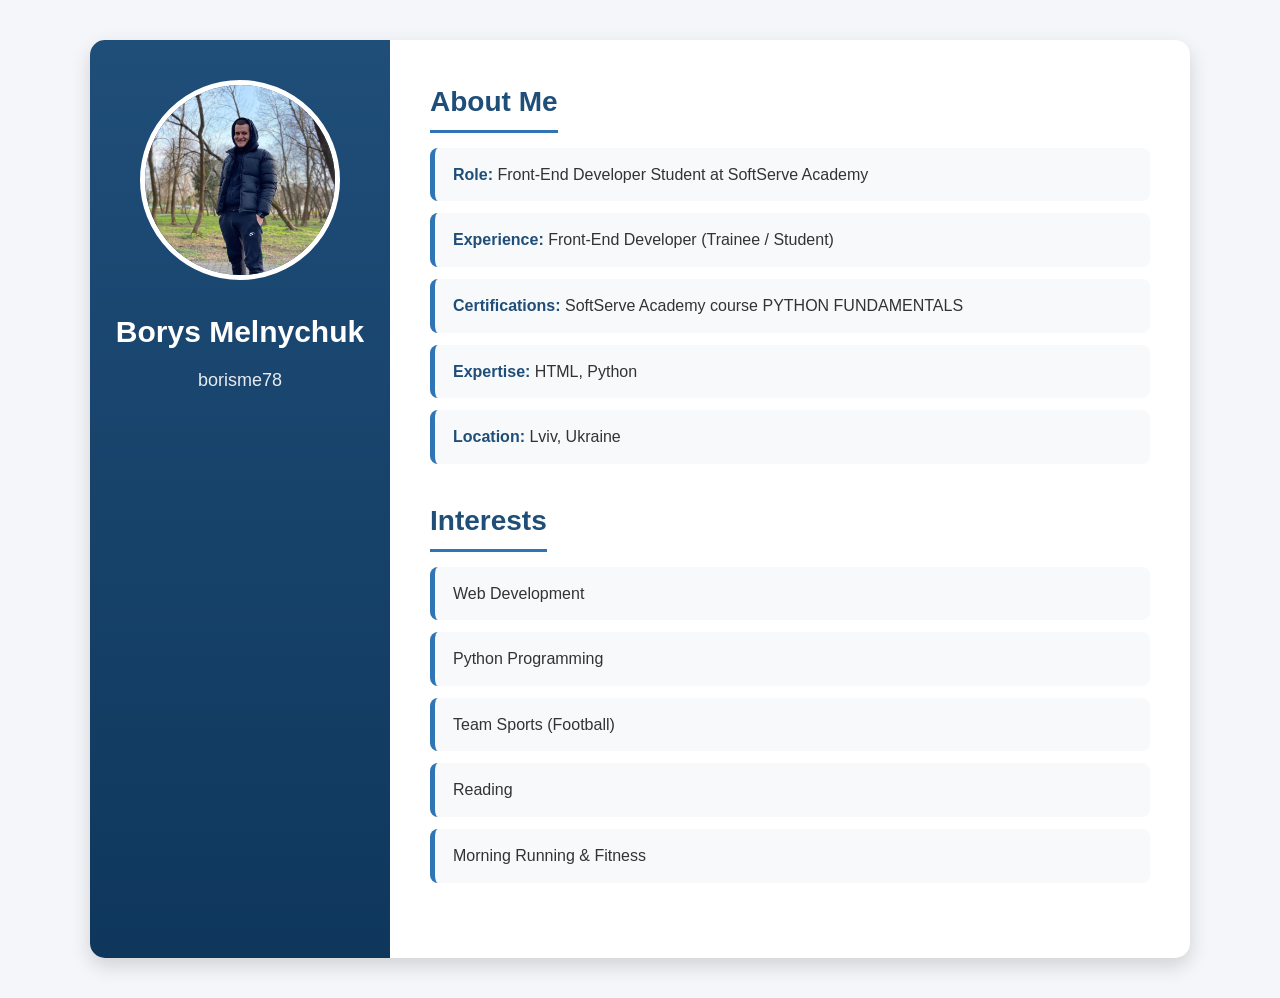
<file: index.html>
<!DOCTYPE html>
<html lang="en">
  <head>
    <meta charset="UTF-8" />
    <meta name="viewport" content="width=device-width, initial-scale=1.0" />
    <title>Borys Melnychuk | Profile</title>
    <link rel="stylesheet" href="style.css">
  </head>
  <body>
    <div>
      <aside>
        <div>
          <img src="img1.jpg" alt="Profile Photo" width="200" height="200" />
        </div>

        <div>
          <h1>Borys Melnychuk</h1>
          <p>borisme78</p>
        </div>
      </aside>

      <main>
        <section>
          <h3>About Me</h3>
          <ul>
            <li>
              <strong>Role:</strong> Front-End Developer Student at SoftServe
              Academy
            </li>
            <li>
              <strong>Experience:</strong> Front-End Developer (Trainee /
              Student)
            </li>
            <li>
              <strong>Certifications:</strong> SoftServe Academy course PYTHON
              FUNDAMENTALS
            </li>
            <li><strong>Expertise:</strong> HTML, Python</li>
            <li><strong>Location:</strong> Lviv, Ukraine</li>
          </ul>
        </section>
        <section>
          <h3>Interests</h3>
          <ul>
            <li>Web Development</li>
            <li>Python Programming</li>
            <li>Team Sports (Football)</li>
            <li>Reading</li>
            <li>Morning Running & Fitness</li>
          </ul>
        </section>
      </main>
    </div>
  </body>
</html>
</file>
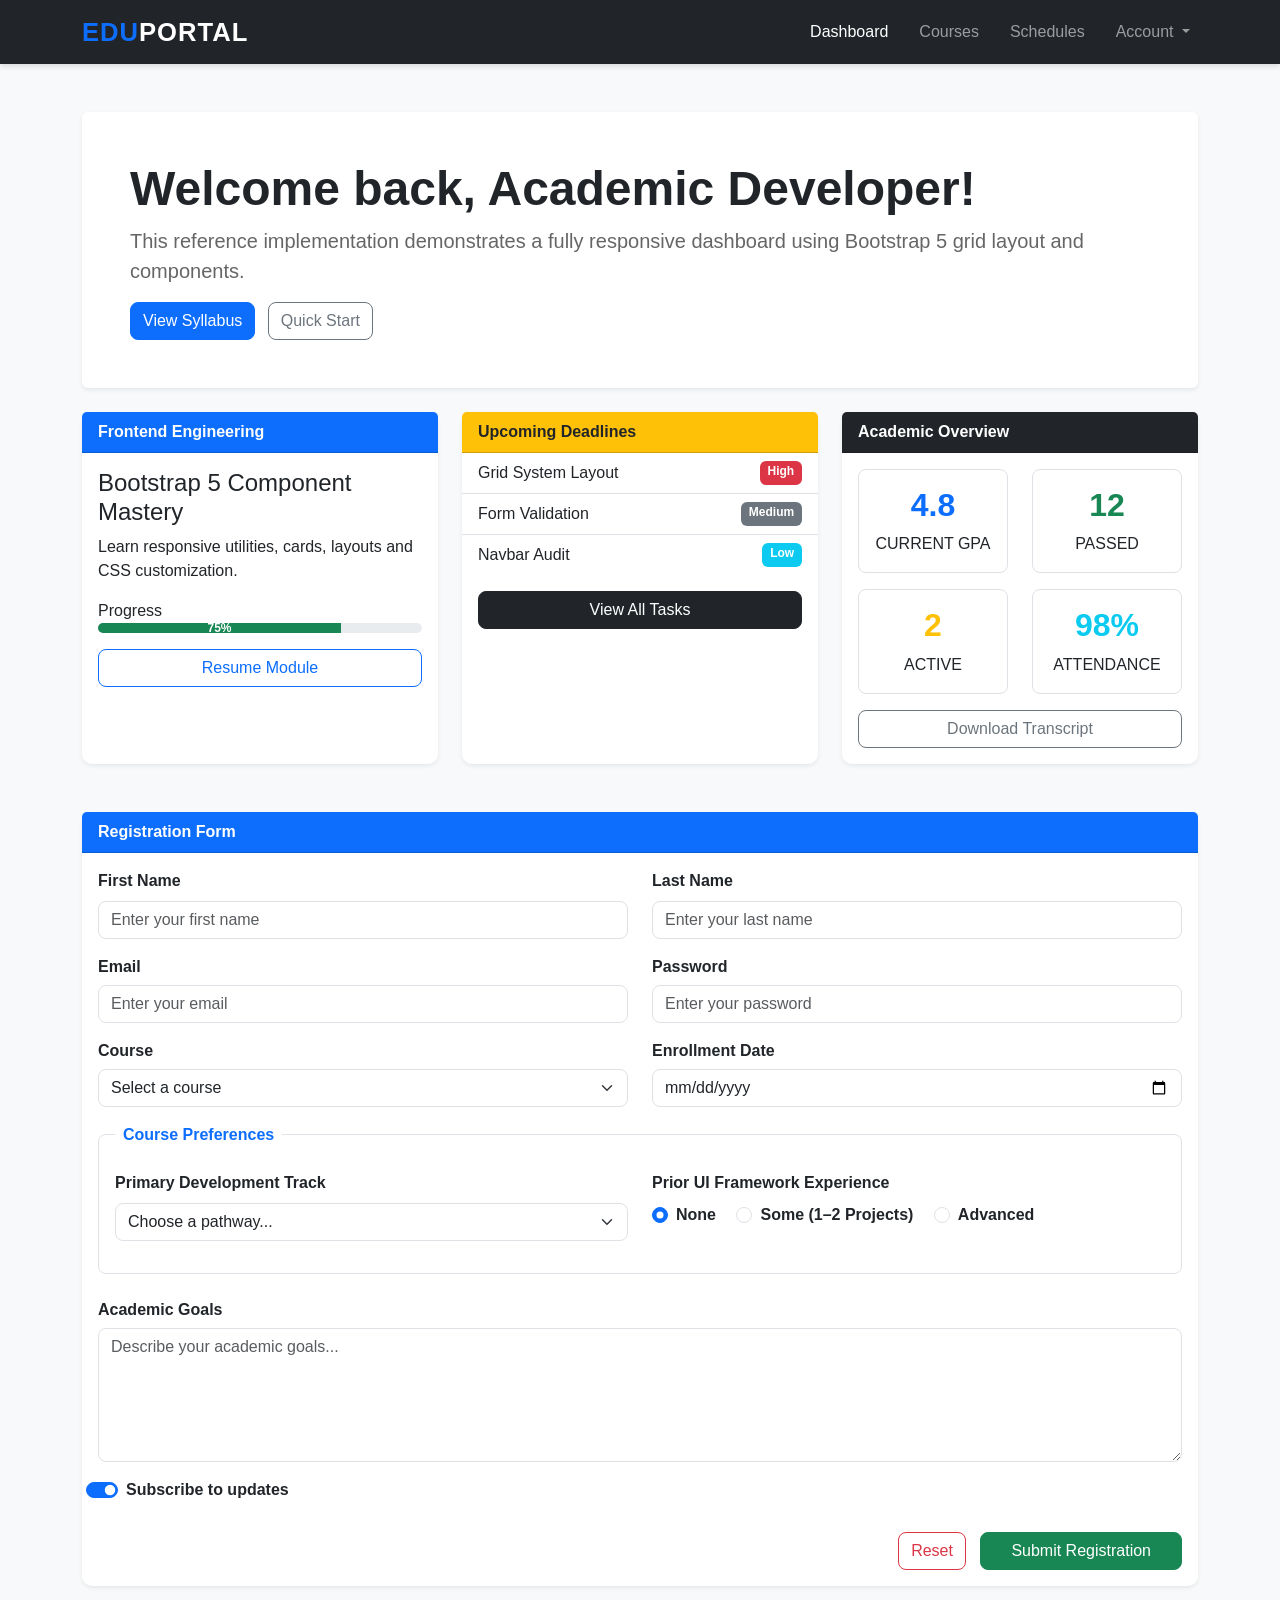
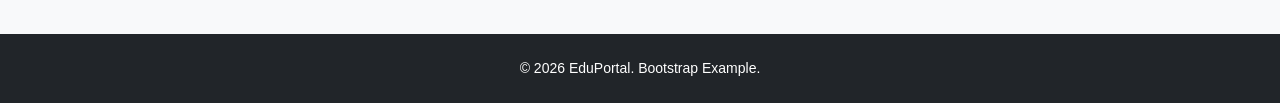
<file: Bootstrap/index.html>
<!doctype html>
<html lang="en">
  <head>
    <meta charset="UTF-8" />
    <meta name="viewport" content="width=device-width, initial-scale=1.0" />
    <title>EduPortal</title>

    <link
      href="https://cdn.jsdelivr.net/npm/bootstrap@5.3.3/dist/css/bootstrap.min.css"
      rel="stylesheet"
    />
    <link rel="stylesheet" href="style.css" />
  </head>

  
  <body class="bg-light">
    <!-- NAVBAR -->

    <nav class="navbar navbar-expand-lg navbar-dark bg-dark">
      <div class="container">
        <a class="navbar-brand fw-bold" href="#">
          <span class="text-primary">EDU</span>PORTAL
        </a>

        <button
          class="navbar-toggler"
          data-bs-toggle="collapse"
          data-bs-target="#menu"
        >
          <span class="navbar-toggler-icon"></span>
        </button>

        <div class="collapse navbar-collapse" id="menu">
          <ul class="navbar-nav ms-auto">
            <li class="nav-item">
              <a class="nav-link active" href="#">Dashboard</a>
            </li>

            <li class="nav-item">
              <a class="nav-link" href="#">Courses</a>
            </li>

            <li class="nav-item">
              <a class="nav-link" href="#">Schedules</a>
            </li>

            <li class="nav-item dropdown">
              <a
                class="nav-link dropdown-toggle"
                data-bs-toggle="dropdown"
                href="#"
              >
                Account
              </a>

              <ul class="dropdown-menu">
                <li><a class="dropdown-item" href="#">My Profile</a></li>
                <li><a class="dropdown-item" href="#">Settings</a></li>

                <li>
                  <hr class="dropdown-divider" />
                </li>

                <li>
                  <a class="dropdown-item text-danger" href="#"> Logout </a>
                </li>
              </ul>
            </li>
          </ul>
        </div>
      </div>
    </nav>

    <!-- HERO -->

    <section class="container mt-5">
      <div class="p-5 bg-white rounded shadow-sm">
        <h1 class="display-5 fw-bold">Welcome back, Academic Developer!</h1>

        <p class="lead">
          This reference implementation demonstrates a fully responsive
          dashboard using Bootstrap 5 grid layout and components.
        </p>

        <button class="btn btn-primary me-2">View Syllabus</button>

        <button class="btn btn-outline-secondary">Quick Start</button>
      </div>
    </section>

    <!-- CARDS -->

    <section class="container mt-4">
      <div class="row g-4">
        <!-- CARD 1 -->

        <div class="col-lg-4">
          <div class="card h-100 shadow-sm">
            <div class="card-header bg-primary text-white fw-bold">
              Frontend Engineering
            </div>

            <div class="card-body">
              <h4>Bootstrap 5 Component Mastery</h4>

              <p>
                Learn responsive utilities, cards, layouts and CSS
                customization.
              </p>

              <label>Progress</label>

              <div class="progress mb-3">
                <div class="progress-bar bg-success" style="width: 75%">
                  75%
                </div>
              </div>

              <button class="btn btn-outline-primary w-100">
                Resume Module
              </button>
            </div>
          </div>
        </div>

        <!-- CARD 2 -->

        <div class="col-lg-4">
          <div class="card h-100 shadow-sm">
            <div class="card-header bg-warning fw-bold">Upcoming Deadlines</div>

            <ul class="list-group list-group-flush">
              <li class="list-group-item d-flex justify-content-between">
                Grid System Layout

                <span class="badge bg-danger"> High </span>
              </li>

              <li class="list-group-item d-flex justify-content-between">
                Form Validation

                <span class="badge bg-secondary"> Medium </span>
              </li>

              <li class="list-group-item d-flex justify-content-between">
                Navbar Audit

                <span class="badge bg-info"> Low </span>
              </li>
            </ul>

            <div class="card-body">
              <button class="btn btn-dark w-100">View All Tasks</button>
            </div>
          </div>
        </div>

        <!-- CARD 3 -->

        <div class="col-lg-4">
          <div class="card shadow-sm">
            <div class="card-header bg-dark text-white">Academic Overview</div>

            <div class="card-body">
              <div class="row text-center">
                <div class="col-6 mb-3">
                  <div class="border rounded p-3">
                    <h2 class="text-primary">4.8</h2>

                    CURRENT GPA
                  </div>
                </div>

                <div class="col-6 mb-3">
                  <div class="border rounded p-3">
                    <h2 class="text-success">12</h2>

                    PASSED
                  </div>
                </div>

                <div class="col-6">
                  <div class="border rounded p-3">
                    <h2 class="text-warning">2</h2>

                    ACTIVE
                  </div>
                </div>

                <div class="col-6">
                  <div class="border rounded p-3">
                    <h2 class="text-info">98%</h2>

                    ATTENDANCE
                  </div>
                </div>
              </div>

              <button class="btn btn-outline-secondary w-100 mt-3">
                Download Transcript
              </button>
            </div>
          </div>
        </div>
      </div>
    </section>

    <!-- FORM -->

    <section class="container mt-5">
      <div class="card shadow-sm">
        <div class="card-header bg-primary text-white">Registration Form</div>

        <div class="card-body">
          <form>
            <div class="row">
              <div class="col-md-6 mb-3">
                <label class="form-label"> First Name </label>

                <input
                  type="text"
                  class="form-control"
                  placeholder="Enter your first name"
                />
              </div>

              <div class="col-md-6 mb-3">
                <label class="form-label"> Last Name </label>

                <input
                  type="text"
                  class="form-control"
                  placeholder="Enter your last name"
                />
              </div>

              <div class="col-md-6 mb-3">
                <label>Email</label>

                <input
                  type="email"
                  class="form-control"
                  placeholder="Enter your email"
                />
              </div>

              <div class="col-md-6 mb-3">
                <label>Password</label>

                <input
                  type="password"
                  class="form-control"
                  placeholder="Enter your password"
                />
              </div>

              <div class="col-md-6 mb-3">
                <label>Course</label>

                <select class="form-select">
                  <option selected disabled>Select a course</option>
                  <option>Frontend</option>
                  <option>Backend</option>
                  <option>Full Stack</option>
                </select>
              </div>

              <div class="col-md-6 mb-3">
                <label>Enrollment Date</label>

                <input type="date" class="form-control" />
              </div>

              <div class="col-12 mb-4">
                <fieldset class="border rounded p-3">
                  <legend
                    class="float-none w-auto px-2 text-primary fw-bold fs-6"
                  >
                    Course Preferences
                  </legend>

                  <div class="row">
                    <div class="col-md-6 mb-3">
                      <label class="form-label">
                        Primary Development Track
                      </label>

                      <select class="form-select">
                        <option selected disabled>Choose a pathway...</option>
                        <option>Frontend Development</option>
                        <option>Backend Development</option>
                        <option>Full Stack Development</option>
                      </select>
                    </div>

                    <div class="col-md-6 mb-3">
                      <label class="form-label d-block">
                        Prior UI Framework Experience
                      </label>

                      <div class="form-check form-check-inline">
                        <input
                          class="form-check-input"
                          type="radio"
                          name="experience"
                          checked
                        />
                        <label class="form-check-label">None</label>
                      </div>

                      <div class="form-check form-check-inline">
                        <input
                          class="form-check-input"
                          type="radio"
                          name="experience"
                        />
                        <label class="form-check-label"
                          >Some (1–2 Projects)</label
                        >
                      </div>

                      <div class="form-check form-check-inline">
                        <input
                          class="form-check-input"
                          type="radio"
                          name="experience"
                        />
                        <label class="form-check-label">Advanced</label>
                      </div>
                    </div>
                  </div>
                </fieldset>
              </div>

              <div class="mb-3">
                <label> Academic Goals </label>

                <textarea
                  class="form-control"
                  rows="5"
                  placeholder="Describe your academic goals..."
                ></textarea>
              </div>

              <div class="form-check form-switch mb-4">
                <input class="form-check-input" type="checkbox" checked />

                <label class="form-check-label"> Subscribe to updates </label>
              </div>

              <div class="text-end">
                <button type="reset" class="btn btn-outline-danger">
                  Reset
                </button>

                <button class="btn btn-success">Submit Registration</button>
              </div>
            </div>
          </form>
        </div>
      </div>
    </section>

    <footer class="bg-dark text-center text-white mt-5 py-4">
      © 2026 EduPortal. Bootstrap Example.
    </footer>

    <script src="https://cdn.jsdelivr.net/npm/bootstrap@5.3.3/dist/js/bootstrap.bundle.min.js"></script>
  </body>
</html>
</file>
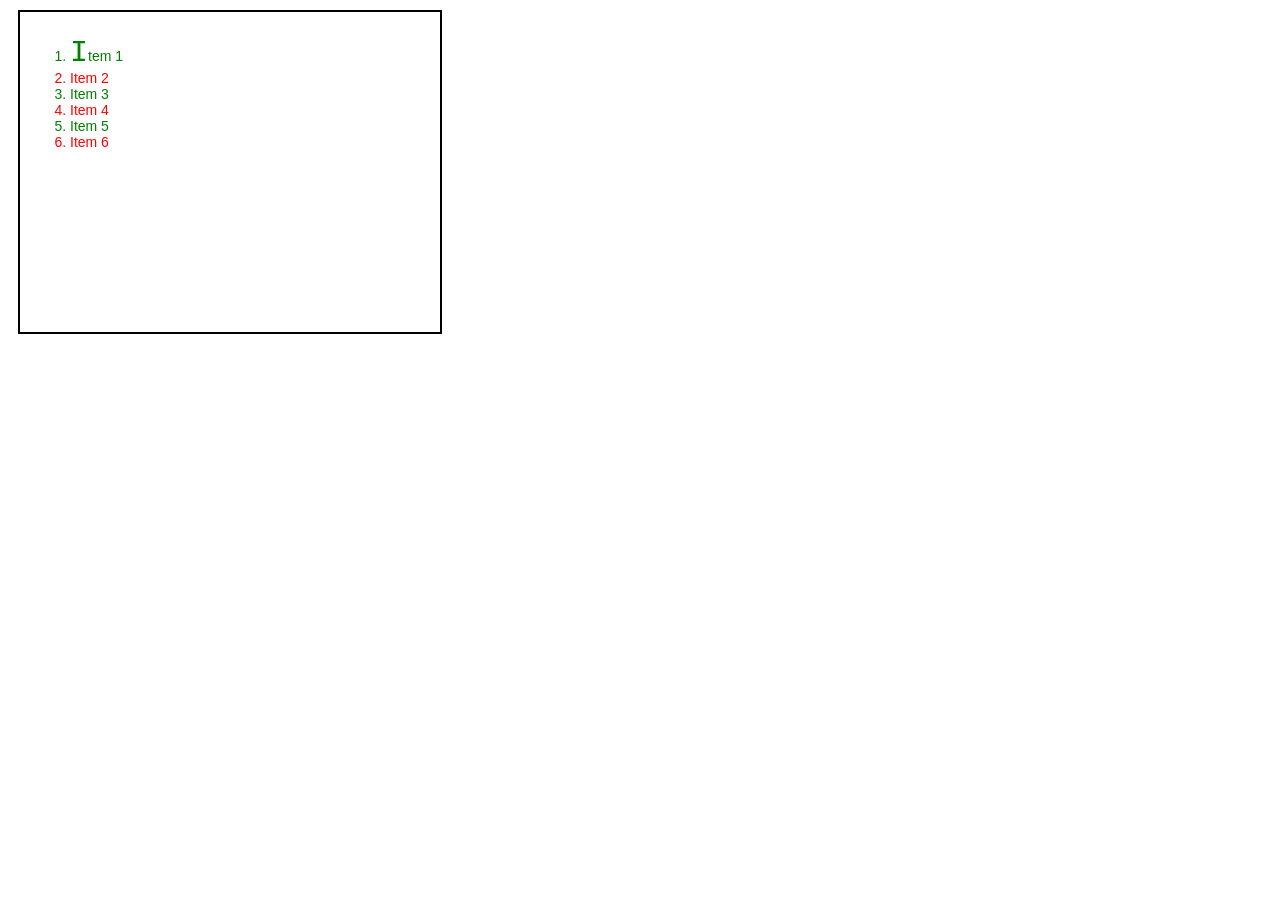
<file: CSS-1HW/index.html>
<!DOCTYPE html>
<html lang="en">
<head>
    <meta charset="UTF-8">
    <meta name="viewport" content="width=device-width, initial-scale=1.0">
    <title>Document</title>
    <link rel="stylesheet" href="style.css">
</head>
<body>
    <section>
        <ol>
            <li>Item 1</li>
            <li>Item 2</li>
            <li>Item 3</li>
            <li>Item 4</li>
            <li>Item 5</li>
            <li>Item 6</li>
        </ol>        
    </section>

    
</body>
</html>
</file>
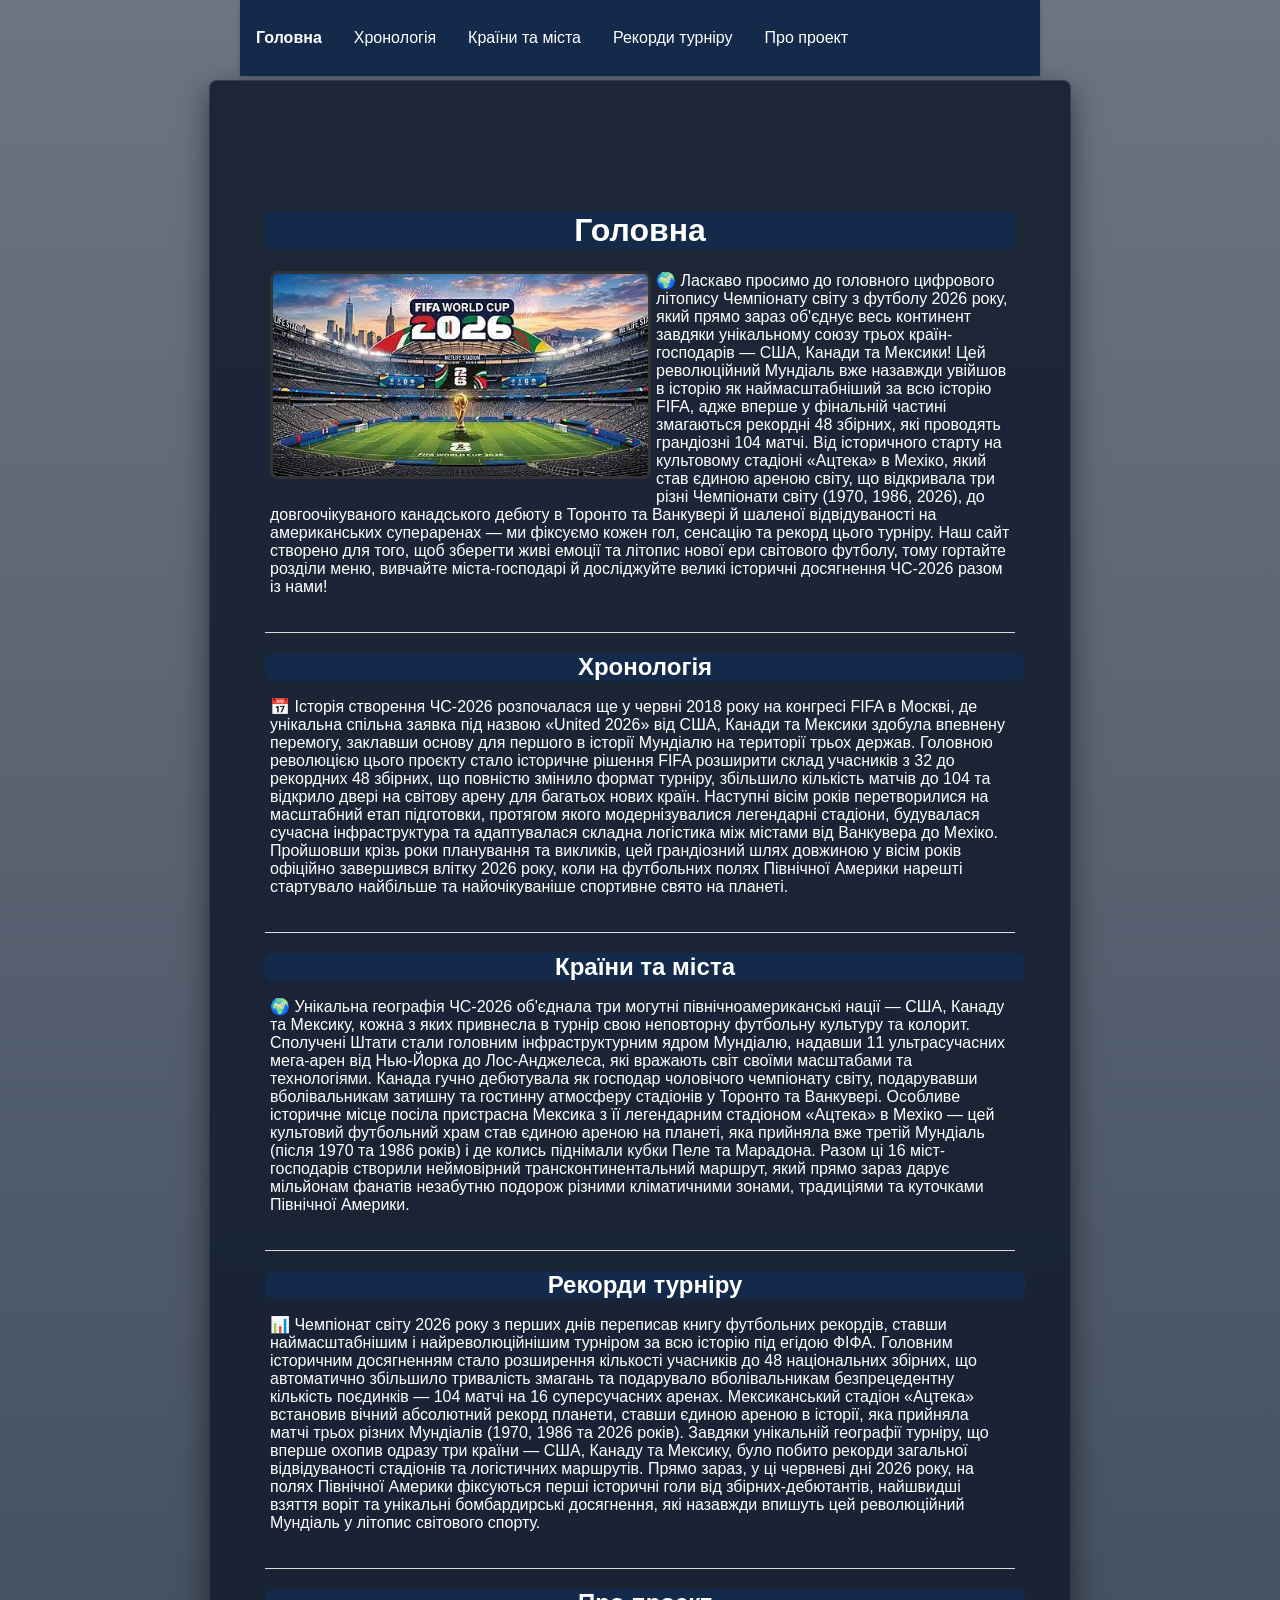
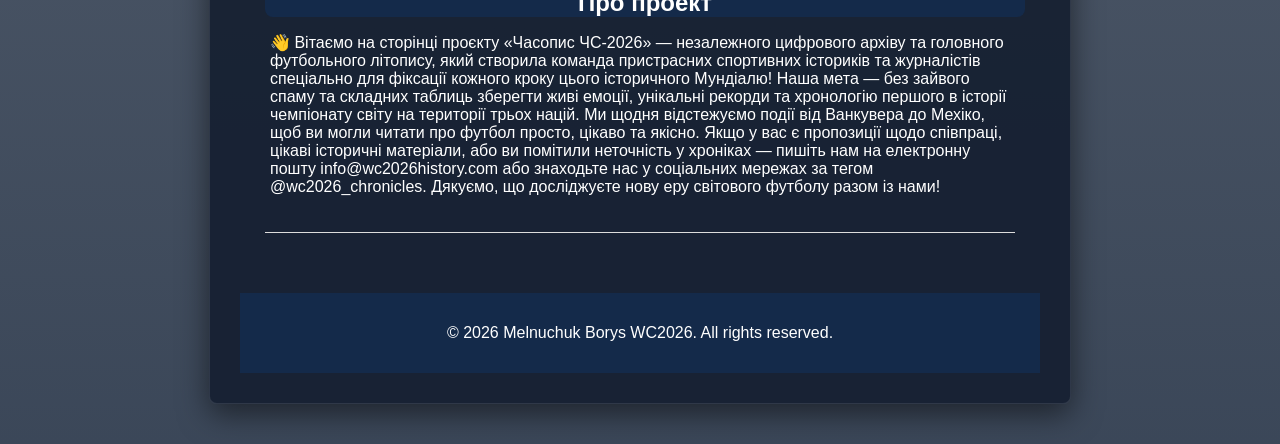
<file: CSS-2HW/index.html>
<!doctype html>
<html lang="en">
  <head>
    <meta charset="UTF-8" />
    <meta name="viewport" content="width=device-width, initial-scale=1.0" />
    <title>Document</title>
    <link rel="stylesheet" href="style.css" />
  </head>
  <body>
    <header>
      <nav>
        <ul>
          <li><a class="active" href="#home">Головна</a></li>
          <li><a href="#timeline">Хронологія</a></li>
          <li><a href="#hostcities">Країни та міста</a></li>
          <li><a href="#records">Рекорди турніру</a></li>
          <li><a href="#aboutus">Про проект</a></li>
        </ul>
      </nav>
    </header>

    <main>
      <h1 id="home">Головна</h1>
      <section>
        <img src="wc26.jpeg" alt="YBCV Logo" />
        <p>
          🌍 Ласкаво просимо до головного цифрового літопису Чемпіонату світу з
          футболу 2026 року, який прямо зараз об'єднує весь континент завдяки
          унікальному союзу трьох країн-господарів — США, Канади та Мексики! Цей
          революційний Мундіаль вже назавжди увійшов в історію як
          наймасштабніший за всю історію FIFA, адже вперше у фінальній частині
          змагаються рекордні 48 збірних, які проводять грандіозні 104 матчі.
          Від історичного старту на культовому стадіоні «Ацтека» в Мехіко, який
          став єдиною ареною світу, що відкривала три різні Чемпіонати світу
          (1970, 1986, 2026), до довгоочікуваного канадського дебюту в Торонто
          та Ванкувері й шаленої відвідуваності на американських супераренах —
          ми фіксуємо кожен гол, сенсацію та рекорд цього турніру. Наш сайт
          створено для того, щоб зберегти живі емоції та літопис нової ери
          світового футболу, тому гортайте розділи меню, вивчайте
          міста-господарі й досліджуйте великі історичні досягнення ЧС-2026
          разом із нами!
        </p>
      </section>
      <h2 id="timeline">Хронологія</h2>
      <section>
        <p>
          📅 Історія створення ЧС-2026 розпочалася ще у червні 2018 року на
          конгресі FIFA в Москві, де унікальна спільна заявка під назвою «United
          2026» від США, Канади та Мексики здобула впевнену перемогу, заклавши
          основу для першого в історії Мундіалю на території трьох держав.
          Головною революцією цього проєкту стало історичне рішення FIFA
          розширити склад учасників з 32 до рекордних 48 збірних, що повністю
          змінило формат турніру, збільшило кількість матчів до 104 та відкрило
          двері на світову арену для багатьох нових країн. Наступні вісім років
          перетворилися на масштабний етап підготовки, протягом якого
          модернізувалися легендарні стадіони, будувалася сучасна інфраструктура
          та адаптувалася складна логістика між містами від Ванкувера до Мехіко.
          Пройшовши крізь роки планування та викликів, цей грандіозний шлях
          довжиною у вісім років офіційно завершився влітку 2026 року, коли на
          футбольних полях Північної Америки нарешті стартувало найбільше та
          найочікуваніше спортивне свято на планеті.
        </p>
      </section>
      <h2 id="hostcities">Країни та міста</h2>
      <section>
        <p>
          🌍 Унікальна географія ЧС-2026 об'єднала три могутні
          північноамериканські нації — США, Канаду та Мексику, кожна з яких
          привнесла в турнір свою неповторну футбольну культуру та колорит.
          Сполучені Штати стали головним інфраструктурним ядром Мундіалю,
          надавши 11 ультрасучасних мега-арен від Нью-Йорка до Лос-Анджелеса,
          які вражають світ своїми масштабами та технологіями. Канада гучно
          дебютувала як господар чоловічого чемпіонату світу, подарувавши
          вболівальникам затишну та гостинну атмосферу стадіонів у Торонто та
          Ванкувері. Особливе історичне місце посіла пристрасна Мексика з її
          легендарним стадіоном «Ацтека» в Мехіко — цей культовий футбольний
          храм став єдиною ареною на планеті, яка прийняла вже третій Мундіаль
          (після 1970 та 1986 років) і де колись піднімали кубки Пеле та
          Марадона. Разом ці 16 міст-господарів створили неймовірний
          трансконтинентальний маршрут, який прямо зараз дарує мільйонам фанатів
          незабутню подорож різними кліматичними зонами, традиціями та куточками
          Північної Америки.
        </p>
      </section>
      <h2 id="records">Рекорди турніру</h2>
      <section>
        <p>
          📊 Чемпіонат світу 2026 року з перших днів переписав книгу футбольних
          рекордів, ставши наймасштабнішим і найреволюційнішим турніром за всю
          історію під егідою ФІФА. Головним історичним досягненням стало
          розширення кількості учасників до 48 національних збірних, що
          автоматично збільшило тривалість змагань та подарувало вболівальникам
          безпрецедентну кількість поєдинків — 104 матчі на 16 суперсучасних
          аренах. Мексиканський стадіон «Ацтека» встановив вічний абсолютний
          рекорд планети, ставши єдиною ареною в історії, яка прийняла матчі
          трьох різних Мундіалів (1970, 1986 та 2026 років). Завдяки унікальній
          географії турніру, що вперше охопив одразу три країни — США, Канаду та
          Мексику, було побито рекорди загальної відвідуваності стадіонів та
          логістичних маршрутів. Прямо зараз, у ці червневі дні 2026 року, на
          полях Північної Америки фіксуються перші історичні голи від
          збірних-дебютантів, найшвидші взяття воріт та унікальні бомбардирські
          досягнення, які назавжди впишуть цей революційний Мундіаль у літопис
          світового спорту.
        </p>
      </section>
      <h2 id="aboutus">Про проект</h2>
      <section>
        <p>
          👋 Вітаємо на сторінці проєкту «Часопис ЧС-2026» — незалежного
          цифрового архіву та головного футбольного літопису, який створила
          команда пристрасних спортивних істориків та журналістів спеціально для
          фіксації кожного кроку цього історичного Мундіалю! Наша мета — без
          зайвого спаму та складних таблиць зберегти живі емоції, унікальні
          рекорди та хронологію першого в історії чемпіонату світу на території
          трьох націй. Ми щодня відстежуємо події від Ванкувера до Мехіко, щоб
          ви могли читати про футбол просто, цікаво та якісно. Якщо у вас є
          пропозиції щодо співпраці, цікаві історичні матеріали, або ви помітили
          неточність у хроніках — пишіть нам на електронну пошту
          info@wc2026history.com або знаходьте нас у соціальних мережах за тегом
          @wc2026_chronicles. Дякуємо, що досліджуєте нову еру світового футболу
          разом із нами!
        </p>
      </section>
    </main>
    <footer>
      <p>&copy; 2026 Melnuchuk Borys WC2026. All rights reserved.</p>
    </footer>
  </body>
</html>
</file>
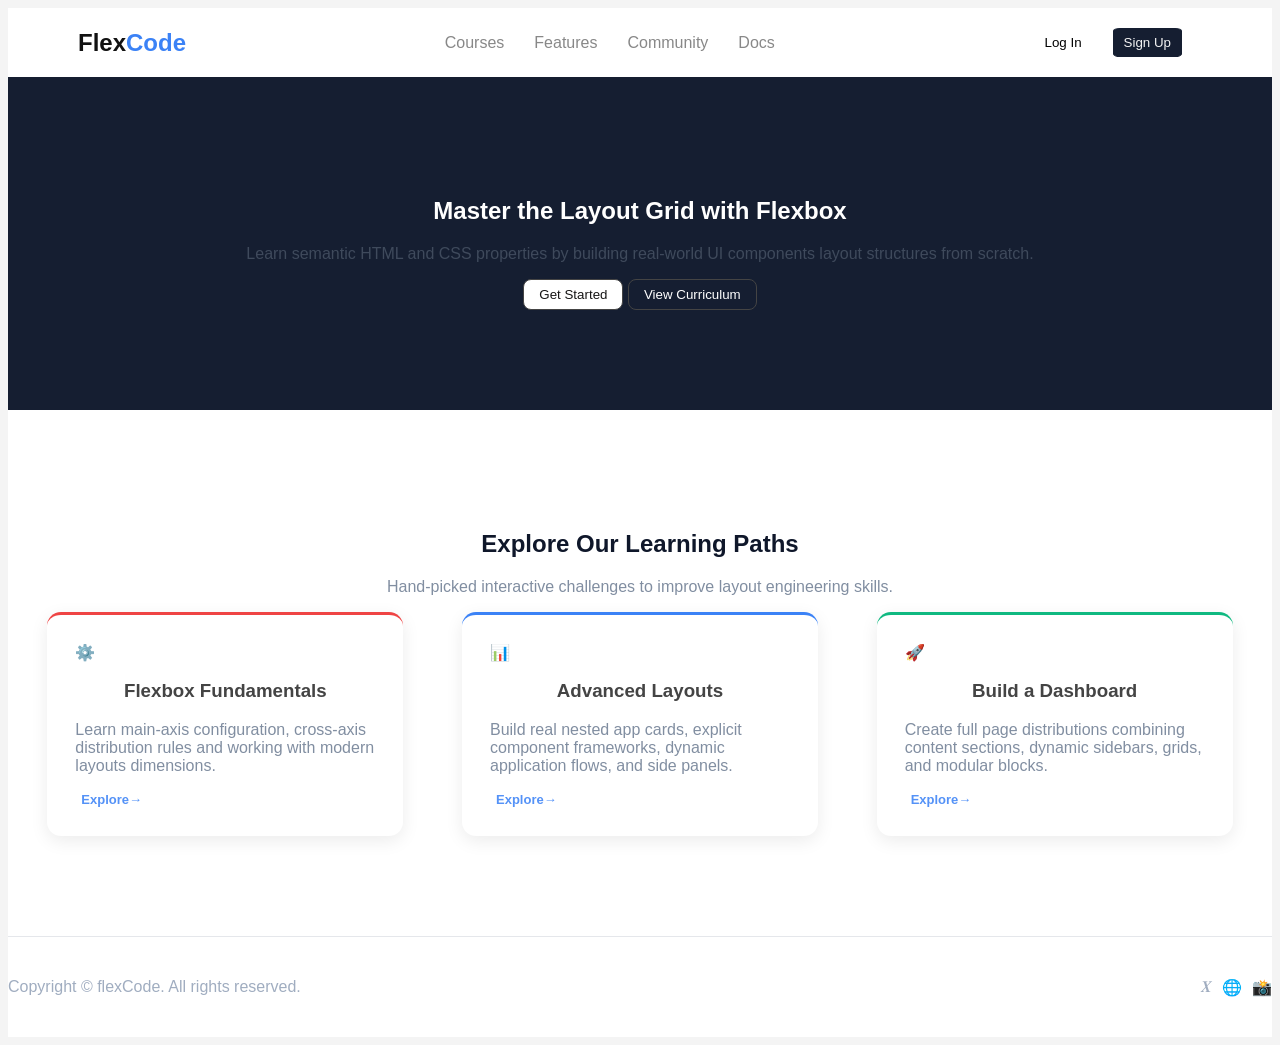
<file: CSS-FlexHW/index.html>
<!DOCTYPE html>
<html lang="en">
<head>
    <meta charset="UTF-8">
    <meta name="viewport" content="width=device-width, initial-scale=1.0">
    <title>FlexCode</title>
    <link rel="stylesheet" href="style.css">
</head>
<body>
    <header class="navbar">

        <div class="logo">Flex<span>Code</span></div>

        <nav>
            <a href="#">Courses</a></li>
            <a href="#">Features</a></li>
            <a href="#">Community</a></li>
            <a href="#">Docs</a></li>
        </nav>

        <div class="authen">
            <button id="login">Log In</button>
            <button id="signup">Sign Up</button>
        <div>
    </header>

    <section class="hero">
        <h1>Master the Layout Grid with Flexbox</h1>
        <p>Learn semantic HTML and CSS properties by building
        real-world UI components layout structures from scratch.</p>
        <button class="btn-primary">Get Started</button>
        <button class="btn-secondary">View Curriculum</button>
        
    </section>

    <section class="courses">
        <h2>Explore Our Learning Paths</h2>
        <p>Hand-picked interactive challenges to improve layout engineering skills.</p>
        <section class="box-container">
            <section class="box1">
                <div class="icons">⚙️</div>
                <h3>Flexbox Fundamentals</h3>
                <p class="left-text">Learn main-axis configuration, cross-axis distribution
                    rules and working with modern layouts dimensions.</p>
                <button class="bnt-explore">Explore <span>&rarr;</span></button>
            </section>
            <section class="box2">
                <div class="icons">📊</div>
                <h3>Advanced Layouts</h3>
                <p class="left-text">Build real nested app cards, explicit component
                    frameworks, dynamic application flows,
                    and side panels.</p>
                <button class="bnt-explore">Explore <span>&rarr;</span></button>
            </section>
            <section class="box3">
                <div class="icons">🚀</div>
                <h3>Build a Dashboard</h3>
                <p class="left-text">Create full page distributions combining content
                    sections, dynamic sidebars, grids,
                    and modular blocks.</p>
                <button class="bnt-explore">Explore <span>&rarr;</span></button>
            </section>
        </section>
    </section>

    <footer class="footer">
        <p class="footer-content">Copyright © flexCode. All rights reserved.</p>
        <section class="footer-icon">
            <a>𝑿</a>
            <a>🌐</a>
            <a>📸</a>
        </section>

    </footer>

    
</body>
</html>
</file>
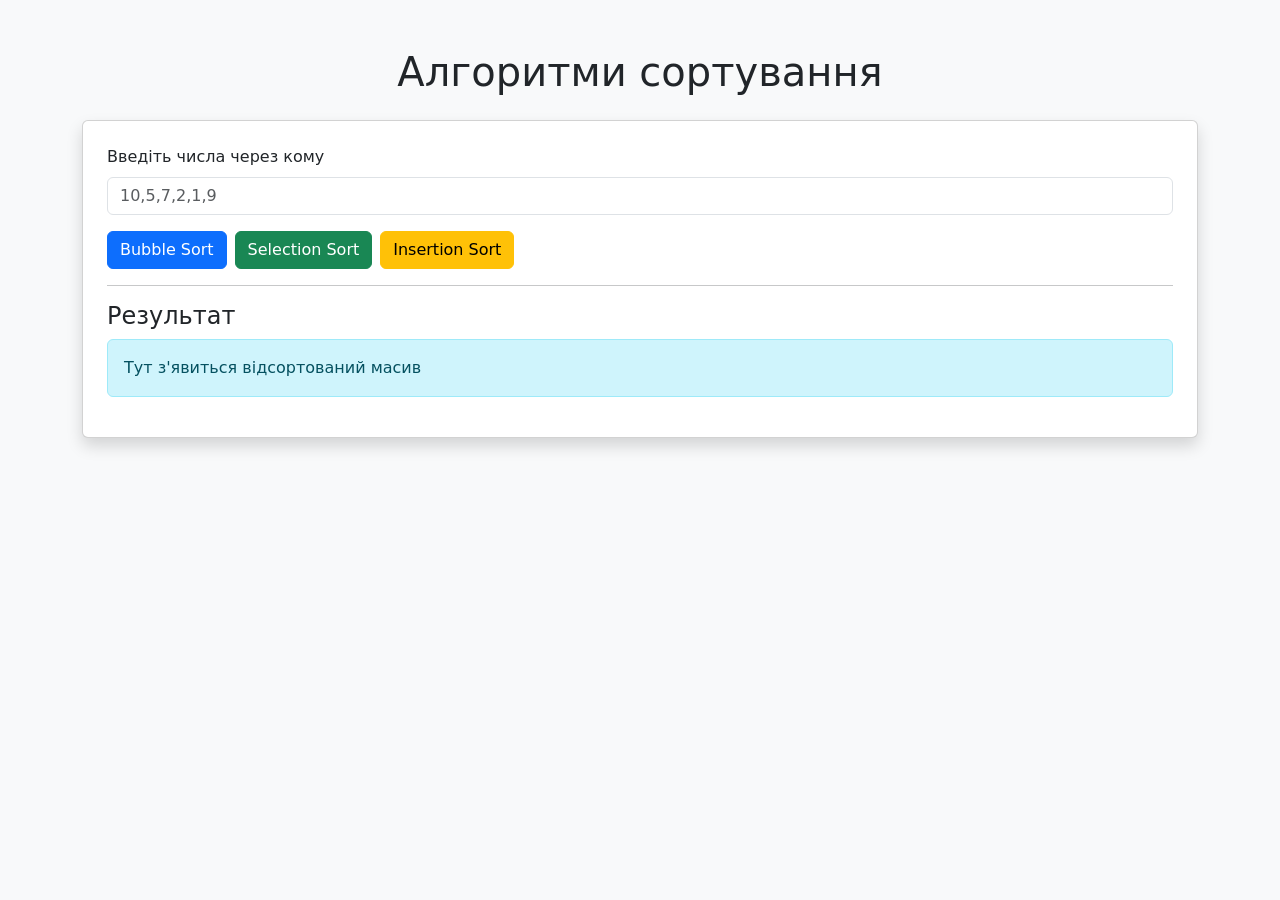
<file: jssort/index.html>
<!DOCTYPE html>
<html lang="uk">
<head>
    <meta charset="UTF-8">
    <meta name="viewport" content="width=device-width, initial-scale=1.0">
    <title>Алгоритми сортування</title>

    <link href="https://cdn.jsdelivr.net/npm/bootstrap@5.3.7/dist/css/bootstrap.min.css" rel="stylesheet">
</head>
<body class="bg-light">

<div class="container py-5">

    <h1 class="text-center mb-4">Алгоритми сортування</h1>

    <div class="card shadow p-4">

        <div class="mb-3">
            <label for="numbers" class="form-label">
                Введіть числа через кому
            </label>

            <input
                type="text"
                id="numbers"
                class="form-control"
                placeholder="10,5,7,2,1,9">
        </div>

        <div class="d-flex gap-2 flex-wrap">

            <button id="bubbleBtn" class="btn btn-primary">
                Bubble Sort
            </button>

            <button id="selectionBtn" class="btn btn-success">
                Selection Sort
            </button>

            <button id="insertionBtn" class="btn btn-warning">
                Insertion Sort
            </button>

        </div>

        <hr>

        <h4>Результат</h4>

        <div id="result" class="alert alert-info">
            Тут з'явиться відсортований масив
        </div>

    </div>

</div>

<script src="script.js"></script>

</body>
</html>
</file>
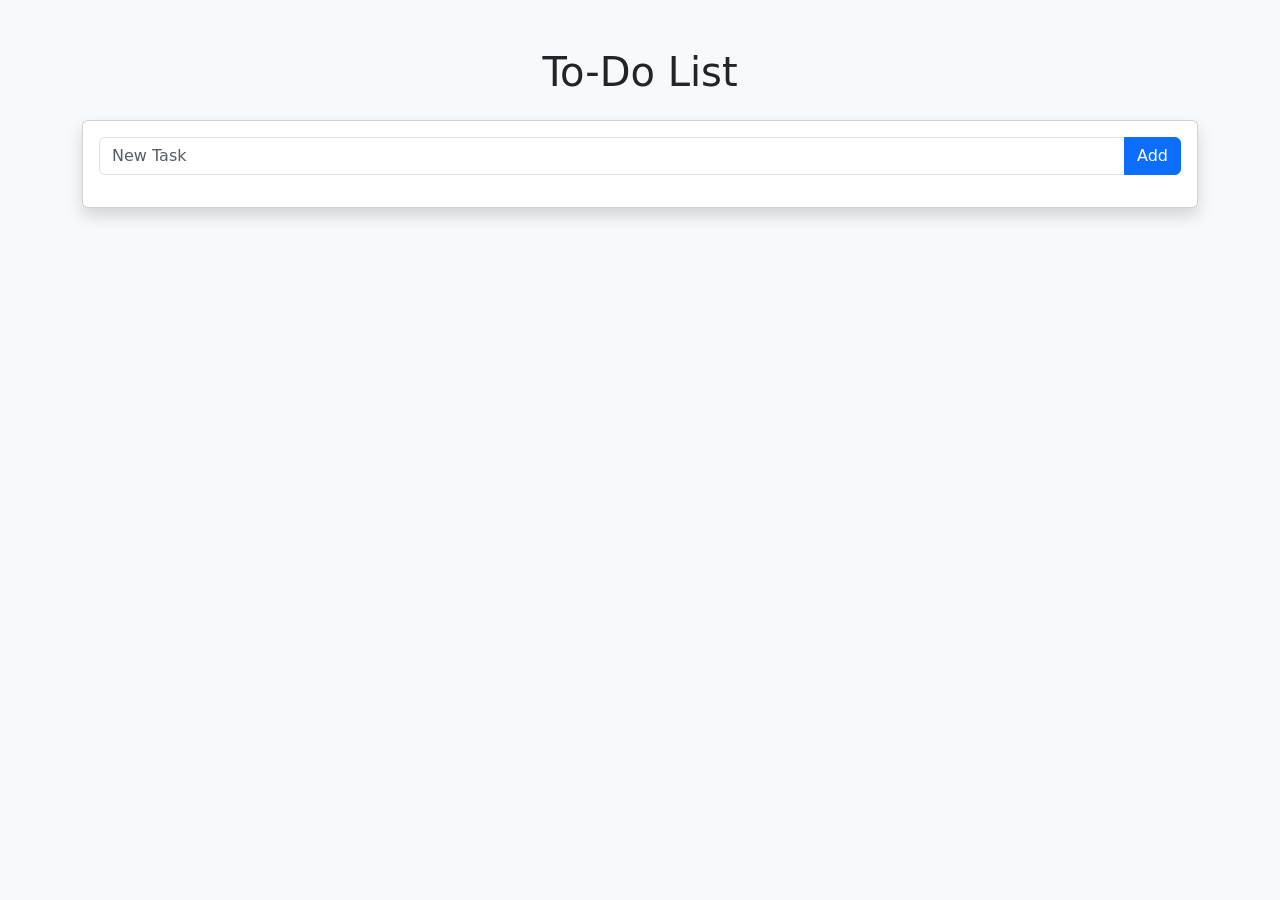
<file: todolist/index.html>
<!DOCTYPE html>
<html lang="en">
<head>
    <meta charset="UTF-8">
    <meta name="viewport" content="width=device-width, initial-scale=1.0">
    <title>To-Do List</title>

    <link href="https://cdn.jsdelivr.net/npm/bootstrap@5.3.7/dist/css/bootstrap.min.css" rel="stylesheet">
</head>
<body class="bg-light">

<div class="container py-5">

    <h1 class="text-center mb-4">To-Do List</h1>

    <div class="card shadow">

        <div class="card-body">

            <div class="input-group mb-3">

                <input
                    type="text"
                    id="todoInput"
                    class="form-control"
                    placeholder="New Task"
                >

                <button
                    class="btn btn-primary"
                    id="addButton">
                    Add
                </button>

            </div>

            <ul
                class="list-group"
                id="todoList">
            </ul>

        </div>

    </div>

</div>

<script src="script.js"></script>

</body>
</html>
</file>
<file: style.css>
/* Загальні стилі */
* {
  margin: 0;
  padding: 0;
  box-sizing: border-box;
}

body {
  font-family: Arial, Helvetica, sans-serif;
  background-color: #f4f6f9;
  color: #333;
  line-height: 1.6;
}

/* Основний контейнер */
body > div {
  display: flex;
  max-width: 1100px;
  margin: 40px auto;
  background: white;
  border-radius: 15px;
  overflow: hidden;
  box-shadow: 0 8px 20px rgba(0, 0, 0, 0.15);
}

/* Ліва панель */
aside {
  width: 300px;
  background: linear-gradient(180deg, #1f4e79, #0f375c);
  color: white;
  text-align: center;
  padding: 40px 20px;
}

/* Фото */
aside img {
  border-radius: 50%;
  border: 5px solid white;
  object-fit: cover;
  margin-bottom: 20px;
}

/* Ім'я */
aside h1 {
  font-size: 30px;
  margin-bottom: 10px;
}

/* Username */
aside p {
  font-size: 18px;
  opacity: 0.9;
}

/* Основний контент */
main {
  flex: 1;
  padding: 40px;
}

/* Секції */
section {
  margin-bottom: 35px;
}

/* Заголовки */
section h3 {
  font-size: 28px;
  color: #1f4e79;
  margin-bottom: 15px;
  border-bottom: 3px solid #2f75b5;
  display: inline-block;
  padding-bottom: 5px;
}

/* Списки */
ul {
  list-style: none;
}

li {
  background: #f8f9fa;
  margin-bottom: 12px;
  padding: 14px 18px;
  border-left: 5px solid #2f75b5;
  border-radius: 8px;
  transition: 0.3s;
}

li:hover {
  background: #dbeeff;
  transform: translateX(8px);
}

/* Виділення тексту */
strong {
  color: #1f4e79;
}

/* Адаптивність */
@media (max-width: 768px) {
  body > div {
    flex-direction: column;
    margin: 20px;
  }

  aside {
    width: 100%;
  }

  main {
    padding: 25px;
  }

  aside h1 {
    font-size: 26px;
  }

  section h3 {
    font-size: 24px;
  }
}
</file>
<file: Bootstrap/style.css>
body {
  background: #f4f5f7;
  font-family: Arial, Helvetica, sans-serif;
}

/* ---------- NAVBAR ---------- */

.navbar {
  box-shadow: 0 2px 6px rgba(0, 0, 0, 0.15);
}

.navbar-brand {
  font-size: 1.6rem;
  letter-spacing: 1px;
}

.nav-link {
  margin-left: 15px;
}

.nav-link:hover {
  color: #0d6efd !important;
}

/* ---------- HERO ---------- */

section:first-of-type .p-5 {
  border-radius: 12px;
}

.display-5 {
  font-weight: 700;
}

.lead {
  color: #666;
}

/* ---------- CARDS ---------- */

/* .card {
  border: none;
  border-radius: 10px;
  transition: 0.3s;
}

.card:hover {
  transform: translateY(-5px);
  box-shadow: 0 12px 25px rgba(0, 0, 0, 0.15);
} */

.card {
  border: none;
  border-radius: 10px;
  transition: transform 0.4s ease, box-shadow 0.4s ease;
  cursor: pointer;
}

.card:hover {
  transform: translateY(-20px) scale(1.02);
  box-shadow: 0 25px 40px rgba(0, 0, 0, 0.25);
}

.card-header {
  font-weight: 600;
}

.progress {
  height: 10px;
  border-radius: 10px;
}

.progress-bar {
  font-weight: bold;
}

.badge {
  font-size: 0.75rem;
}

/* ---------- OVERVIEW ---------- */

.border {
  border-radius: 8px !important;
}

.border h2 {
  font-weight: bold;
}

/* ---------- FORM ---------- */

form label {
  font-weight: 600;
  margin-bottom: 6px;
}

.form-control,
.form-select {
  border-radius: 8px;
}

.form-control:focus,
.form-select:focus {
  border-color: #0d6efd;

  box-shadow: 0 0 0 0.2rem rgba(13, 110, 253, 0.2);
}

textarea {
  resize: vertical;
}

/* ---------- BUTTONS ---------- */

.btn {
  border-radius: 8px;
}

.btn-success {
  padding-left: 30px;

  padding-right: 30px;
}

.btn-outline-danger {
  margin-right: 10px;
}

/* ---------- FOOTER ---------- */

footer {
  margin-top: 80px;

  font-size: 14px;
}

/* ---------- DROPDOWN ---------- */

.dropdown-menu {
  border-radius: 10px;

  border: none;

  box-shadow: 0 5px 20px rgba(0, 0, 0, 0.15);
}

/* ---------- MOBILE ---------- */

@media (max-width: 992px) {
  .navbar-nav {
    text-align: center;
  }

  .display-5 {
    font-size: 2rem;
  }
}

@media (max-width: 768px) {
  .display-5 {
    font-size: 1.7rem;
  }

  .btn {
    width: 100%;

    margin-bottom: 10px;
  }

  .text-end {
    text-align: center !important;
  }
}
</file>
<file: CSS-1HW/style.css>
body {
    font-family: Verdana, Geneva, Tahoma, sans-serif;
    font-size: 14px;
}

section {
    width: 400px;
    height: 300px;
    border: 2px solid black;
    padding: 10px;
    margin: 10px;
}

section:hover {
    /* background-color: yellow; */
    font-size: 1.1rem;
}

a:visited {
    color: brown;
}

section::first-letter {
    font-family: 'Courier New', Courier, monospace;
    font-size: 30px;
}

a:hover {
    background-color: yellow;
}

input:focus {
    background-color: yellow;
}

ol > :nth-child(4) {
    color: blue;
}

ol > :nth-child(2n) {
    color: red;
}

ol > :nth-child(2n + 1) {
    color: green;
}
</file>
<file: CSS-2HW/style.css>
* {
  font-family: Verdana, Geneva, Tahoma, sans-serif;
}
h1 {
  text-align: center;
  width: auto;
  background-color: #142a4a;
  font-size: 2em;
}

h2 {
  margin: 0 auto;
  width: 100%;
  text-align: center;
  font-size: 1.5em;
  background-color: #142a4a;
  border-radius: 8px;
}
/* html {
    background-color: azure;
    border-radius: 8px;
}

body {
    width: 800px;
    margin: 0 auto;
    border: 1px solid #cccccc;
    box-shadow: 0 0 10px rgba(0, 0, 0, 0.1);
    background-color: antiquewhite;
} */

/* Налаштування для всього екрана (тут ми ставимо картинку стадіону) */
html {
  background:
    linear-gradient(rgba(10, 25, 47, 0.6), rgba(10, 25, 47, 0.8)),
    url("https://unsplash.com") no-repeat center center fixed;
  background-size: cover;
}

/* Налаштування вашої центральної колонки з текстом */
body {
  width: 800px;
  margin-top: 80px !important;
  margin: 40px auto; /* 40px зверху та знизу, щоб сайт не прилипав до країв екрана */
  border: 1px solid rgba(255, 255, 255, 0.1); /* Тонка сучасна рамка замість сірої */
  box-shadow: 0 10px 30px rgba(0, 0, 0, 0.5); /* Більш глибока та красива тінь */

  /* Робимо фон колонки темним та злегка прозорим (ефект скла) */
  background-color: rgba(20, 30, 48, 0.9);

  /* Робимо текст білим для ідеального контрасту на темному фоні */
  color: #ffffff;
  font-family: "Segoe UI", Tahoma, Geneva, Verdana, sans-serif;
  padding: 30px; /* Внутрішні відступи, щоб текст не тулився до країв колонки */
  border-radius: 8px; /* Легке заокруглення кутів вашого сайту */
}

section {
  border-bottom: 1px solid #dddddd;
  padding-bottom: 20px;
  margin-bottom: 20px;
}

ul {
  list-style-type: none;
  margin: 0;
  padding: 0;
  overflow: hidden;
  background-color: #142a4a;
}

ul li {
  float: left;
}

ul li a {
  display: block;
  color: white;
  text-align: center;
  padding: 14px 16px;
  text-decoration: none;
}

ul li a.active {
  background-color: #142a4a;
  font-weight: bold;
}

ul li a:hover {
  background-color: #00ff87;
}

img {
  float: left;
  margin: 0 15px 10px 0;
  max-width: 50%;
  border: 3px solid #333333;
  padding: 0%;
  border-radius: 8px;
}

/* nav {
    position: fixed;
    max-width: 800px;
    width: 100%;
    top: 0;
    box-shadow: 0 2px 5px rgba(0, 0, 0, 0.3);
} */

nav {
  position: fixed;
  top: 0;
  left: 50%;
  transform: translateX(-50%);

  width: 100%;
  max-width: 800px;

  background-color: #142a4a;
  box-shadow: 0 2px 5px rgba(0, 0, 0, 0.2);
  padding: 15px 0;
  text-align: center;
  z-index: 1000;
}

section,
p,
img,
h1,
h2 {
  margin-left: 5px;
  margin-right: 5px;
}

main {
  margin-top: 60px;
  padding: 20px;
}

html {
  scroll-behavior: smooth;
}

h1,
h2 {
  scroll-margin-top: 60px;
}

footer {
  background-color: #142a4a;
  padding: 15px;
  text-align: center;
  margin-top: 20px;
}
</file>
<file: CSS-FlexHW/style.css>
body {
    font-family: Arial, sans-serif;
    background: #f4f4f4;
    color: #121212;
}


.navbar {
    display: flex;
    justify-content: space-between;
    align-items: center;
    padding: 20px 70px;
    background: white;
    flex-wrap: wrap;
}

nav {
    display: flex;
    gap: 30px;
    cursor: pointer;
}

nav a {
    text-decoration: none;
    color: #888888
    
}

.logo{
    font-size: 24px;
    font-weight: bold;
}

.logo span {
    color: #3b82f6;
}

.authen {
    display: flex;
    gap: 20px;
    align-items: center;
}

#login {
    background-color: white;
    border: 1px solid white;
    border-radius: 10%;
    color: black;
    padding: 6px 10px;
    cursor: pointer;

}

#signup {
    background-color: #151e31;
    border: 1px solid #151e31;
    border-radius: 10%;
    color: #f4f4f4;
    padding: 6px 10px;
    cursor: pointer;
}

.hero {
   
    background-color: #151e31;
    color: white;
    text-align: center;
    padding: 100px 20px;
    
}

.hero p {
    color: #3f4a5c;
}

.btn-primary {
    background-color: white;
    border: 1px solid #444;
    color: rgb(23, 22, 22);
    border-radius: 8px;
    padding: 7px 15px;
    cursor: pointer;
}
.btn-primary:hover {
    background-color: white;
    color: #121212;
}
.btn-secondary {
    background: transparent;
    border: 1px solid #444;
    color: white;
    border-radius: 8px;
    padding: 7px 15px;
    cursor: pointer;
}
.btn-secondary:hover {
    background-color: white;
    color: #121212;
}

.courses {
    background-color: white;
    color: #0f172a;
    text-align: center;
    padding: 100px 20px;

}
.courses p {
    color: #818ea1;
}



.box-container {
    display: flex;      
    flex-direction: row; 
    flex-wrap: wrap;
    gap: 20px;           
    width: 100%;
    justify-content: space-around ;
}
.box1 {
    width: 300px;
    background-color: white; 
    color: #444;
    padding: 28px;       
    border-radius: 14px;  
    text-align: center;
    border-top: 3px solid #ef4444;
    box-shadow: 0 5px 18px rgba(0,0 , 0, 0.08)
}
.box2 {
    width: 300px;
    background-color: white; 
    color: #444;
    padding: 28px;       
    border-radius: 14px;  
    text-align: center;
    border-top: 3px solid #3b82f6;
    box-shadow: 0 5px 18px rgba(0,0 , 0, 0.08)
}
.box3 {
    width: 300px;
    background-color: white; 
    color: #444;
    padding: 28px;       
    border-radius: 14px;  
    text-align: center;
    border-top: 3px solid #10b981;
    box-shadow: 0 5px 18px rgba(0,0 , 0, 0.08)

}
.left-text {
    text-align: left;
}

.icons {
    display: flex;
    justify-content: flex-start;
}

.bnt-explore {

    display: flex;
    justify-content: flex-start;
    background-color: transparent;
    font-weight: bold;
    font-size: small;
    color: #5492f7;
    border: none;
    cursor: pointer;
}

.bnt-explore:hover {
  transform: scale(1.1); 
}

.footer {
    display: flex;
    justify-content: space-between;
    border-top: 1px solid #e5e7eb;
    background-color: white;
    padding: 25px 0;
    color: #a0adc0;
}

.footer-icon {
    display: flex;
    gap: 10px;
}

.footer-icon a {
    display: grid;
    grid-auto-flow: column; /* Змушує елементи ставати в колонки одного рядка */
    align-items: center;
    cursor: pointer;
}
</file>
